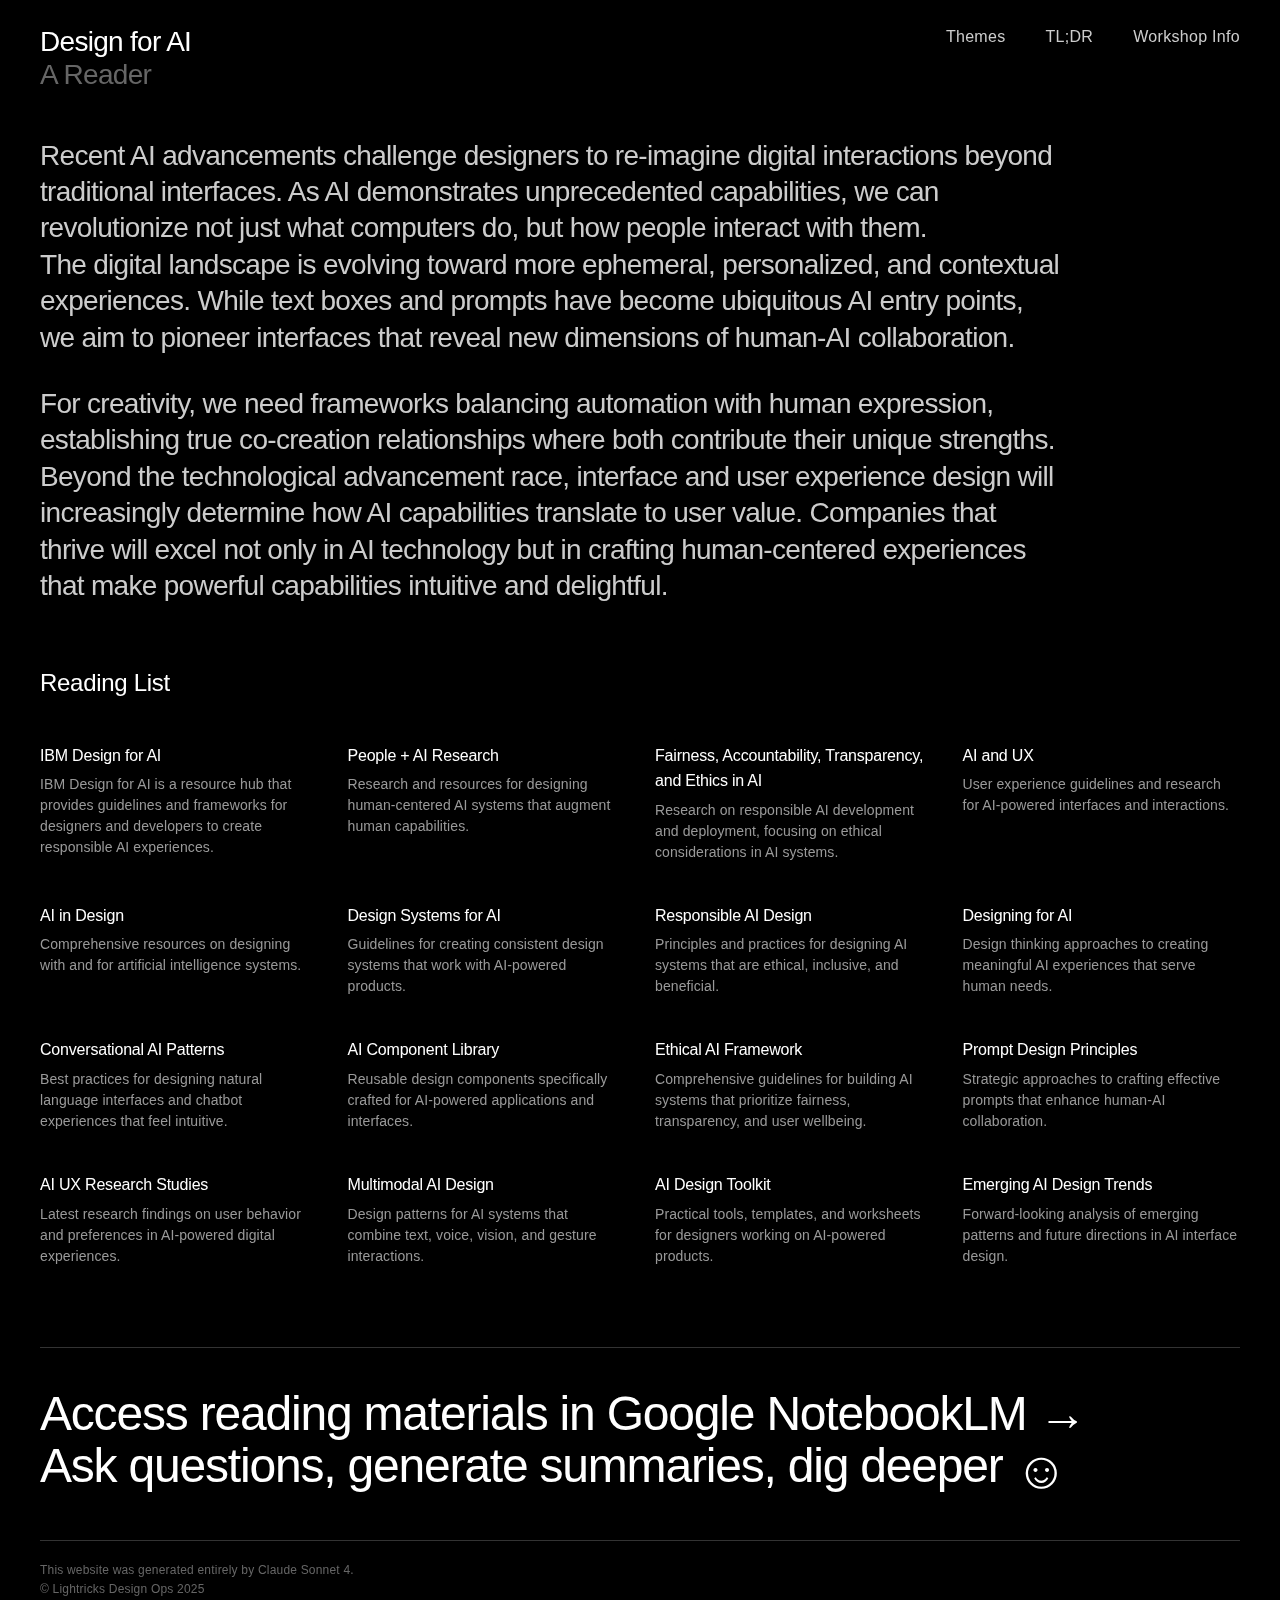
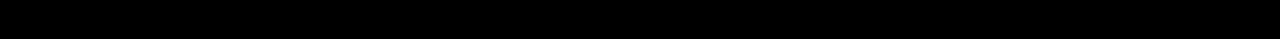
<file: ai_design_reader_with_rainbow_trail.html>
<!DOCTYPE html>
<html lang="en">
<head>
    <meta charset="UTF-8">
    <meta name="viewport" content="width=device-width, initial-scale=1.0">
    <title>Design for AI - A Reader</title>
    <style>
        * {
            margin: 0;
            padding: 0;
            box-sizing: border-box;
        }

        body {
            background-color: #000;
            color: #fff;
            font-family: -apple-system, BlinkMacSystemFont, 'Segoe UI', Roboto, sans-serif;
            line-height: 1.6;
            padding: 20px 20px 40px 20px;
            cursor: none;
            overflow-x: hidden;
        }

        /* Rainbow Trail Canvas */
        #rainbow-canvas {
            position: fixed;
            top: 0;
            left: 0;
            width: 100%;
            height: 100%;
            pointer-events: none;
            z-index: -1;
        }

        .container {
            max-width: 1200px;
            margin: 0 auto;
            position: relative;
            z-index: 1;
        }

        /* Navigation */
        .nav {
            display: flex;
            justify-content: space-between;
            align-items: flex-start;
            margin-bottom: 40px;
        }

        .logo-section {
            display: flex;
            flex-direction: column;
            cursor: pointer;
        }

        .logo {
            font-size: 28px;
            font-weight: 300;
            letter-spacing: -0.7px;
            margin-bottom: -12px;
        }

        .subtitle-nav {
            color: #666;
            font-size: 28px;
            font-weight: 300;
            letter-spacing: -0.7px;
        }

        .nav-links {
            display: flex;
            gap: 40px;
            margin-top: 4px;
        }

        .nav-links a {
            color: #ccc;
            text-decoration: none;
            font-size: 16px;
            font-weight: 300;
            letter-spacing: 0.3px;
            transition: color 0.3s ease;
            cursor: pointer;
        }

        .nav-links a:hover {
            color: #fff;
        }

        /* Page content */
        .page {
            display: none;
        }

        .page.active {
            display: block;
        }

        /* Home page */
        .intro-text {
            font-size: 28px;
            font-weight: 300;
            line-height: 1.3;
            margin-bottom: 60px;
            color: #ccc;
            max-width: 85%;
            letter-spacing: -0.7px;
        }

        .intro-text .highlight {
            transition: color 0.3s ease;
        }

        .intro-text p:hover .highlight {
            color: #8b5cf6;
        }

        /* 3D Floating Object */
        .floating-object {
            position: fixed;
            top: 20%;
            right: 15%;
            width: 180px;
            height: 180px;
            z-index: 100;
            cursor: grab;
            opacity: 1;
        }

        .floating-object:active {
            cursor: grabbing;
        }

        .wireframe-sphere {
            width: 100%;
            height: 100%;
            position: relative;
            animation: sphereRotate 20s linear infinite;
        }

        .latitude-line {
            position: absolute;
            left: 50%;
            top: 50%;
            border: 1px solid rgba(255, 255, 255, 0.8);
            border-radius: 50%;
            transform: translate(-50%, -50%);
        }

        .longitude-line {
            position: absolute;
            left: 50%;
            top: 50%;
            border: 1px solid rgba(255, 255, 255, 0.8);
            border-radius: 50%;
            transform: translate(-50%, -50%);
        }

        /* Latitude lines (horizontal circles) */
        .latitude-line:nth-child(1) {
            width: 100%;
            height: 100%;
            opacity: 1;
        }

        .latitude-line:nth-child(2) {
            width: 90%;
            height: 45%;
            opacity: 0.8;
        }

        .latitude-line:nth-child(3) {
            width: 90%;
            height: 45%;
            transform: translate(-50%, -50%) translateY(20px);
            opacity: 0.8;
        }

        .latitude-line:nth-child(4) {
            width: 70%;
            height: 25%;
            opacity: 0.6;
        }

        .latitude-line:nth-child(5) {
            width: 70%;
            height: 25%;
            transform: translate(-50%, -50%) translateY(35px);
            opacity: 0.6;
        }

        .latitude-line:nth-child(6) {
            width: 40%;
            height: 10%;
            opacity: 0.4;
        }

        .latitude-line:nth-child(7) {
            width: 40%;
            height: 10%;
            transform: translate(-50%, -50%) translateY(50px);
            opacity: 0.4;
        }

        /* Longitude lines (vertical circles) */
        .longitude-line:nth-child(8) {
            width: 100%;
            height: 100%;
            transform: translate(-50%, -50%) rotateY(0deg);
            opacity: 1;
        }

        .longitude-line:nth-child(9) {
            width: 100%;
            height: 100%;
            transform: translate(-50%, -50%) rotateY(30deg);
            opacity: 0.8;
        }

        .longitude-line:nth-child(10) {
            width: 100%;
            height: 100%;
            transform: translate(-50%, -50%) rotateY(60deg);
            opacity: 0.6;
        }

        .longitude-line:nth-child(11) {
            width: 100%;
            height: 100%;
            transform: translate(-50%, -50%) rotateY(90deg);
            opacity: 1;
        }

        .longitude-line:nth-child(12) {
            width: 100%;
            height: 100%;
            transform: translate(-50%, -50%) rotateY(120deg);
            opacity: 0.6;
        }

        .longitude-line:nth-child(13) {
            width: 100%;
            height: 100%;
            transform: translate(-50%, -50%) rotateY(150deg);
            opacity: 0.8;
        }

        @keyframes sphereRotate {
            0% {
                transform: rotateY(0deg) rotateX(0deg);
            }
            100% {
                transform: rotateY(360deg) rotateX(20deg);
            }
        }

        /* Add perspective to the container */
        .wireframe-sphere {
            transform-style: preserve-3d;
            perspective: 1000px;
        }

        .latitude-line,
        .longitude-line {
            transform-style: preserve-3d;
        }

        .reading-list {
            margin-top: 40px;
        }

        .reading-list h2 {
            font-size: 24px;
            font-weight: 400;
            margin-bottom: 40px;
            color: #fff;
            letter-spacing: -0.3px;
        }

        .links-grid {
            display: grid;
            grid-template-columns: repeat(4, 1fr);
            gap: 40px 30px;
        }

        .link-card {
            padding: 0;
            transition: all 0.3s ease;
        }

        .link-card:hover h3 {
            color: #8b5cf6;
        }

        .link-card:hover p {
            color: #ccc;
        }

        .link-card h3 {
            color: #fff;
            font-size: 16px;
            font-weight: 400;
            margin-bottom: 6px;
            letter-spacing: -0.2px;
            transition: color 0.3s ease;
        }

        .link-card p {
            color: #999;
            font-size: 14px;
            font-weight: 300;
            line-height: 1.5;
            letter-spacing: 0.1px;
            transition: color 0.3s ease;
        }

        .link-card a {
            color: inherit;
            text-decoration: none;
            display: block;
            cursor: pointer;
        }

        /* Footer */
        .footer {
            margin-top: 80px;
            padding-top: 40px;
            border-top: 1px solid #333;
        }

        .footer a {
            color: #fff;
            text-decoration: none;
            font-size: 48px;
            font-weight: 300;
            letter-spacing: -1.2px;
            line-height: 1.1;
            transition: color 0.3s ease;
            display: block;
            text-align: left;
            cursor: pointer;
        }

        .footer a .smiley {
            font-size: 52px;
            vertical-align: -6px;
        }

        /* Small footer */
        .small-footer {
            margin-top: 40px;
            padding-top: 20px;
            border-top: 1px solid #333;
        }

        .small-footer p {
            color: #666;
            font-size: 12px;
            font-weight: 300;
            letter-spacing: 0.2px;
            text-align: left;
        }

        .footer a:hover {
            color: #8b5cf6;
        }

        /* Workshop info page */
        .workshop-content {
            max-width: 800px;
        }

        .workshop-content h1 {
            font-size: 32px;
            margin-bottom: 20px;
        }

        .workshop-content h2 {
            font-size: 24px;
            margin: 40px 0 20px 0;
            color: #fff;
        }

        .workshop-content p {
            margin-bottom: 20px;
            color: #ccc;
        }

        /* LTDR page */
        .ltdr-content {
            max-width: 800px;
        }

        .ltdr-content h1 {
            font-size: 32px;
            margin-bottom: 20px;
        }

        .quote-container {
            background: #111;
            padding: 40px;
            border-radius: 8px;
            margin: 40px 0;
            text-align: center;
        }

        .quote-container blockquote {
            font-size: 24px;
            font-style: italic;
            color: #fff;
            margin-bottom: 20px;
        }

        .quote-container cite {
            color: #888;
            font-size: 16px;
        }

        /* Themes page */
        .themes-content {
            max-width: none;
        }

        .themes-content h1 {
            font-size: 32px;
            margin-bottom: 20px;
        }

        .theme-section {
            margin-bottom: 60px;
        }

        .theme-section h2 {
            font-size: 24px;
            margin: 40px 0 20px 0;
            color: #fff;
        }

        .theme-section p {
            margin-bottom: 20px;
            color: #ccc;
        }

        .theme-highlight {
            background: linear-gradient(135deg, #8b5cf6 0%, #3b82f6 100%);
            padding: 30px;
            border-radius: 12px;
            margin: 30px 0;
        }

        .theme-highlight h3 {
            color: #fff;
            font-size: 20px;
            margin-bottom: 15px;
            font-weight: 400;
        }

        .theme-highlight p {
            color: rgba(255, 255, 255, 0.9);
            font-size: 16px;
            line-height: 1.6;
        }

        .theme-list {
            list-style: none;
            padding: 0;
        }

        .theme-list li {
            padding: 15px 0;
            border-bottom: 1px solid #333;
            color: #ccc;
        }

        .theme-list li:last-child {
            border-bottom: none;
        }

        .theme-list li strong {
            color: #fff;
            font-weight: 400;
        }

        /* Responsive */
        @media (max-width: 1024px) {
            .links-grid {
                grid-template-columns: repeat(3, 1fr);
            }
        }

        @media (max-width: 768px) {
            .links-grid {
                grid-template-columns: repeat(2, 1fr);
            }
        }

        @media (max-width: 800px) {
            .themes-content p[style*="width: 30%"] {
                width: 60% !important;
            }
            
            .ltdr-content p[style*="width: 40%"] {
                width: 70% !important;
            }
        }

        @media (max-width: 450px) {
            .links-grid {
                grid-template-columns: 1fr;
            }
            
            .intro-text {
                font-size: 21px;
            }
            
            .footer a {
                font-size: 38.4px;
            }
            
            .link-card {
                margin-right: 40%;
            }
            
            .themes-content div[style*="font-size: 43.2px"] {
                font-size: 27px !important;
            }
            
            .ltdr-content div[style*="font-size: 43.2px"] {
                font-size: 32.4px !important;
            }
        }

        @media (max-width: 768px) {
            .nav {
                flex-direction: column;
                gap: 20px;
                align-items: flex-start;
            }

            .nav-links {
                flex-wrap: wrap;
                gap: 30px;
            }

            body {
                padding: 20px 15px;
            }
        }

        /* Interactive elements need pointer cursor override */
        a, button, .logo-section, .floating-object {
            cursor: pointer !important;
        }
    </style>
</head>
<body>
    <!-- Rainbow Trail Canvas -->
    <canvas id="rainbow-canvas"></canvas>

    <div class="container">
        <!-- Navigation -->
        <nav class="nav">
            <div class="logo-section" onclick="showPage('home')">
                <div class="logo">Design for AI</div>
                <div class="subtitle-nav">A Reader</div>
            </div>
            <div class="nav-links">
                <a href="#themes" onclick="showPage('themes')">Themes</a>
                <a href="#ltdr" onclick="showPage('ltdr')">TL;DR</a>
                <a href="#workshop" onclick="showPage('workshop')">Workshop Info</a>
            </div>
        </nav>

        <!-- Home Page -->
        <div id="home" class="page active">
            <div class="intro-text">
                <p>Recent AI advancements challenge designers to re-imagine digital interactions beyond traditional interfaces. As AI demonstrates unprecedented capabilities, <span class="highlight">we can revolutionize not just what computers do, but how people interact with them.</span></p>
                
                <p style="margin-bottom: 30px;">The digital landscape is evolving toward more ephemeral, personalized, and contextual experiences. While text boxes and prompts have become ubiquitous AI entry points, <span class="highlight">we aim to pioneer interfaces that reveal new dimensions of human-AI collaboration.</span></p>
                
                <p>For creativity, we need frameworks balancing automation with human expression, <span class="highlight">establishing true co-creation relationships</span> where both contribute their unique strengths.</p>
                
                <p>Beyond the technological advancement race, interface and <span class="highlight">user experience design will increasingly determine how AI capabilities translate to user value.</span> Companies that thrive will excel not only in AI technology but in crafting human-centered experiences that make powerful capabilities intuitive and delightful.</p>
            </div>

            <div class="reading-list">
                <h2>Reading List</h2>
                <div class="links-grid">
                    <div class="link-card">
                        <a href="https://www.ibm.com/design/ai/" target="_blank">
                            <h3>IBM Design for AI</h3>
                            <p>IBM Design for AI is a resource hub that provides guidelines and frameworks for designers and developers to create responsible AI experiences.</p>
                        </a>
                    </div>

                    <div class="link-card">
                        <a href="https://pair.withgoogle.com/" target="_blank">
                            <h3>People + AI Research</h3>
                            <p>Research and resources for designing human-centered AI systems that augment human capabilities.</p>
                        </a>
                    </div>

                    <div class="link-card">
                        <a href="https://www.microsoft.com/en-us/research/group/fate/" target="_blank">
                            <h3>Fairness, Accountability, Transparency, and Ethics in AI</h3>
                            <p>Research on responsible AI development and deployment, focusing on ethical considerations in AI systems.</p>
                        </a>
                    </div>

                    <div class="link-card">
                        <a href="https://www.nngroup.com/articles/ai-ux/" target="_blank">
                            <h3>AI and UX</h3>
                            <p>User experience guidelines and research for AI-powered interfaces and interactions.</p>
                        </a>
                    </div>

                    <div class="link-card">
                        <a href="https://www.interaction-design.org/literature/topics/ai-design" target="_blank">
                            <h3>AI in Design</h3>
                            <p>Comprehensive resources on designing with and for artificial intelligence systems.</p>
                        </a>
                    </div>

                    <div class="link-card">
                        <a href="https://www.designbetter.co/design-systems-handbook" target="_blank">
                            <h3>Design Systems for AI</h3>
                            <p>Guidelines for creating consistent design systems that work with AI-powered products.</p>
                        </a>
                    </div>

                    <div class="link-card">
                        <a href="https://www.thoughtworks.com/insights/blog/responsible-ai-design" target="_blank">
                            <h3>Responsible AI Design</h3>
                            <p>Principles and practices for designing AI systems that are ethical, inclusive, and beneficial.</p>
                        </a>
                    </div>

                    <div class="link-card">
                        <a href="https://www.ideo.com/blog/designing-for-ai" target="_blank">
                            <h3>Designing for AI</h3>
                            <p>Design thinking approaches to creating meaningful AI experiences that serve human needs.</p>
                        </a>
                    </div>

                    <div class="link-card">
                        <a href="https://aiuxdesign.org/conversational-interfaces" target="_blank">
                            <h3>Conversational AI Patterns</h3>
                            <p>Best practices for designing natural language interfaces and chatbot experiences that feel intuitive.</p>
                        </a>
                    </div>

                    <div class="link-card">
                        <a href="https://designsystem.ai/components" target="_blank">
                            <h3>AI Component Library</h3>
                            <p>Reusable design components specifically crafted for AI-powered applications and interfaces.</p>
                        </a>
                    </div>

                    <div class="link-card">
                        <a href="https://ethicalai.design/framework" target="_blank">
                            <h3>Ethical AI Framework</h3>
                            <p>Comprehensive guidelines for building AI systems that prioritize fairness, transparency, and user wellbeing.</p>
                        </a>
                    </div>

                    <div class="link-card">
                        <a href="https://promptdesign.studio/principles" target="_blank">
                            <h3>Prompt Design Principles</h3>
                            <p>Strategic approaches to crafting effective prompts that enhance human-AI collaboration.</p>
                        </a>
                    </div>

                    <div class="link-card">
                        <a href="https://aiuxresearch.com/studies/2024" target="_blank">
                            <h3>AI UX Research Studies</h3>
                            <p>Latest research findings on user behavior and preferences in AI-powered digital experiences.</p>
                        </a>
                    </div>

                    <div class="link-card">
                        <a href="https://multimodal.design/handbook" target="_blank">
                            <h3>Multimodal AI Design</h3>
                            <p>Design patterns for AI systems that combine text, voice, vision, and gesture interactions.</p>
                        </a>
                    </div>

                    <div class="link-card">
                        <a href="https://aidesigntoolkit.org/resources" target="_blank">
                            <h3>AI Design Toolkit</h3>
                            <p>Practical tools, templates, and worksheets for designers working on AI-powered products.</p>
                        </a>
                    </div>

                    <div class="link-card">
                        <a href="https://futureofai.design/trends" target="_blank">
                            <h3>Emerging AI Design Trends</h3>
                            <p>Forward-looking analysis of emerging patterns and future directions in AI interface design.</p>
                        </a>
                    </div>
                </div>
            </div>

            <!-- Footer -->
            <div class="footer">
                <a href="https://notebooklm.google.com/notebook/cf33a7ef-d798-48f2-91c5-52b2c3599d53?_gl=1*k3sxyy*_ga*MTYwMDIyMTU5NS4xNzQzNjY3NjAw*_ga_W0LDH41ZCB*czE3NTExOTYyNDYkbzgkZzAkdDE3NTExOTYyNDYkajYwJGwwJGgw" target="_blank">
                    Access reading materials in Google NotebookLM →<br>
                    Ask questions, generate summaries, dig deeper <span class="smiley">☺</span>
                </a>
            </div>

            <!-- Small Footer -->
            <div class="small-footer">
                <p>This website was generated entirely by Claude Sonnet 4.</p>
                <p>© Lightricks Design Ops 2025</p>
            </div>
        </div>

        <!-- Themes Page -->
        <div id="themes" class="page">
            <div class="themes-content">
                <p style="color: #ccc; margin-bottom: 40px; width: 30%; font-size: 20px; text-align: left;">Core concepts and tensions that shape how we design for AI product.</p>
                
                <div style="margin-bottom: 60px; margin-right: 15%; font-size: 43.2px; font-weight: 300; line-height: 1.3; color: #ccc; letter-spacing: -0.7px;">
                    <div style="margin-bottom: 40px;">
                        <strong style="color: #fff; font-weight: 400;">Originality vs. Efficiency</strong><br>
                        Exploring the tension between creating truly novel work and leveraging AI in the creative process
                    </div>
                    
                    <div style="border-top: 1px solid #333; padding-top: 40px; margin-bottom: 40px;">
                        <strong style="color: #fff; font-weight: 400;">Serendipity vs. Predictability</strong><br>
                        Balancing unexpected discovery and inspiration with reliable, consistent creative outcomes
                    </div>
                    
                    <div style="border-top: 1px solid #333; padding-top: 40px; margin-bottom: 40px;">
                        <strong style="color: #fff; font-weight: 400;">Creative Control vs. AI Autonomy</strong><br>
                        Navigating the spectrum between human direction and allowing AI systems room for independent contribution
                    </div>
                    
                    <div style="border-top: 1px solid #333; padding-top: 40px;">
                        <strong style="color: #fff; font-weight: 400;">Craft Process vs. Output Quality</strong><br>
                        Examining the value of the creative journey itself against the focus on polished end results
                    </div>
                </div>
            </div>
        </div>

        <!-- LTDR Quotes Page -->
        <div id="ltdr" class="page">
            <div class="ltdr-content">
                <p style="color: #ccc; margin-bottom: 40px; width: 40%; font-size: 20px; text-align: left;">Short on time? We've distilled key insights and memorable quotes from the essential readings.</p>
                
                <div style="margin-bottom: 60px; margin-right: 15%; font-size: 43.2px; font-weight: 300; line-height: 1.3; color: #ccc; letter-spacing: -0.7px;">
                    <div style="margin-bottom: 40px; transition: color 0.3s ease; cursor: pointer;" onmouseover="this.style.color='#8b5cf6'" onmouseout="this.style.color='#ccc'">
                        "The best AI interfaces are invisible—they amplify human capability without demanding attention to the technology itself."
                        <div style="font-size: 16px; color: #888; margin-top: 10px; transition: color 0.3s ease;">
                            <a href="#" style="color: #888; text-decoration: none; transition: color 0.3s ease;" onmouseover="this.style.color='#8b5cf6'" onmouseout="this.style.color='#888'">IBM Design for AI Guidelines</a>
                        </div>
                    </div>
                    
                    <div style="border-top: 1px solid #333; padding-top: 40px; margin-bottom: 40px; transition: color 0.3s ease; cursor: pointer;" onmouseover="this.style.color='#8b5cf6'" onmouseout="this.style.color='#ccc'">
                        "AI doesn't replace creativity; it changes the medium through which creativity flows."
                        <div style="font-size: 16px; color: #888; margin-top: 10px; transition: color 0.3s ease;">
                            <a href="#" style="color: #888; text-decoration: none; transition: color 0.3s ease;" onmouseover="this.style.color='#8b5cf6'" onmouseout="this.style.color='#888'">People + AI Research</a>
                        </div>
                    </div>
                    
                    <div style="border-top: 1px solid #333; padding-top: 40px; margin-bottom: 40px; transition: color 0.3s ease; cursor: pointer;" onmouseover="this.style.color='#8b5cf6'" onmouseout="this.style.color='#ccc'">
                        "The future of AI design isn't about making machines more human, but about making human-machine collaboration more natural."
                        <div style="font-size: 16px; color: #888; margin-top: 10px; transition: color 0.3s ease;">
                            <a href="#" style="color: #888; text-decoration: none; transition: color 0.3s ease;" onmouseover="this.style.color='#8b5cf6'" onmouseout="this.style.color='#888'">Microsoft FATE Research</a>
                        </div>
                    </div>
                    
                    <div style="border-top: 1px solid #333; padding-top: 40px; margin-bottom: 40px; transition: color 0.3s ease; cursor: pointer;" onmouseover="this.style.color='#8b5cf6'" onmouseout="this.style.color='#ccc'">
                        "Users need to understand not just what AI can do, but why it makes the decisions it makes."
                        <div style="font-size: 16px; color: #888; margin-top: 10px; transition: color 0.3s ease;">
                            <a href="#" style="color: #888; text-decoration: none; transition: color 0.3s ease;" onmouseover="this.style.color='#8b5cf6'" onmouseout="this.style.color='#888'">Nielsen Norman Group AI UX</a>
                        </div>
                    </div>
                    
                    <div style="border-top: 1px solid #333; padding-top: 40px; margin-bottom: 40px; transition: color 0.3s ease; cursor: pointer;" onmouseover="this.style.color='#8b5cf6'" onmouseout="this.style.color='#ccc'">
                        "The challenge isn't building AI that thinks like humans, but designing systems that help humans think better."
                        <div style="font-size: 16px; color: #888; margin-top: 10px; transition: color 0.3s ease;">
                            <a href="#" style="color: #888; text-decoration: none; transition: color 0.3s ease;" onmouseover="this.style.color='#8b5cf6'" onmouseout="this.style.color='#888'">Interaction Design Foundation</a>
                        </div>
                    </div>
                    
                    <div style="border-top: 1px solid #333; padding-top: 40px; margin-bottom: 40px; transition: color 0.3s ease; cursor: pointer;" onmouseover="this.style.color='#8b5cf6'" onmouseout="this.style.color='#ccc'">
                        "Ethical AI design begins with understanding the human context, not the technical capability."
                        <div style="font-size: 16px; color: #888; margin-top: 10px; transition: color 0.3s ease;">
                            <a href="#" style="color: #888; text-decoration: none; transition: color 0.3s ease;" onmouseover="this.style.color='#8b5cf6'" onmouseout="this.style.color='#888'">Thoughtworks Responsible AI</a>
                        </div>
                    </div>
                    
                    <div style="border-top: 1px solid #333; padding-top: 40px; margin-bottom: 40px; transition: color 0.3s ease; cursor: pointer;" onmouseover="this.style.color='#8b5cf6'" onmouseout="this.style.color='#ccc'">
                        "Good AI design feels like magic—complex technology that appears simple and intuitive to use."
                        <div style="font-size: 16px; color: #888; margin-top: 10px; transition: color 0.3s ease;">
                            <a href="#" style="color: #888; text-decoration: none; transition: color 0.3s ease;" onmouseover="this.style.color='#8b5cf6'" onmouseout="this.style.color='#888'">IDEO Design for AI</a>
                        </div>
                    </div>
                    
                    <div style="border-top: 1px solid #333; padding-top: 40px; margin-bottom: 40px; transition: color 0.3s ease; cursor: pointer;" onmouseover="this.style.color='#8b5cf6'" onmouseout="this.style.color='#ccc'">
                        "The most successful AI products don't announce themselves as AI—they simply solve problems better."
                        <div style="font-size: 16px; color: #888; margin-top: 10px; transition: color 0.3s ease;">
                            <a href="#" style="color: #888; text-decoration: none; transition: color 0.3s ease;" onmouseover="this.style.color='#8b5cf6'" onmouseout="this.style.color='#888'">AI UX Research Studies</a>
                        </div>
                    </div>
                    
                    <div style="border-top: 1px solid #333; padding-top: 40px; margin-bottom: 40px; transition: color 0.3s ease; cursor: pointer;" onmouseover="this.style.color='#8b5cf6'" onmouseout="this.style.color='#ccc'">
                        "Conversational AI succeeds when it feels less like talking to a computer and more like thinking out loud."
                        <div style="font-size: 16px; color: #888; margin-top: 10px; transition: color 0.3s ease;">
                            <a href="#" style="color: #888; text-decoration: none; transition: color 0.3s ease;" onmouseover="this.style.color='#8b5cf6'" onmouseout="this.style.color='#888'">Conversational AI Patterns</a>
                        </div>
                    </div>
                    
                    <div style="border-top: 1px solid #333; padding-top: 40px; transition: color 0.3s ease; cursor: pointer;" onmouseover="this.style.color='#8b5cf6'" onmouseout="this.style.color='#ccc'">
                        "The next frontier in AI design is creating systems that adapt to human emotion and context, not just logic."
                        <div style="font-size: 16px; color: #888; margin-top: 10px; transition: color 0.3s ease;">
                            <a href="#" style="color: #888; text-decoration: none; transition: color 0.3s ease;" onmouseover="this.style.color='#8b5cf6'" onmouseout="this.style.color='#888'">Future of AI Design Trends</a>
                        </div>
                    </div>
                </div>
            </div>
        </div>

        <!-- Workshop Info Page -->
        <div id="workshop" class="page">
            <div class="workshop-content">
                <h1>Workshop Info</h1>
                
                <h2>Overview</h2>
                <p>This workshop explores the intersection of design and artificial intelligence, providing practical frameworks for creating human-centered AI experiences.</p>

                <h2>Learning Objectives</h2>
                <p>Participants will learn to design interfaces that leverage AI capabilities while maintaining focus on user needs, understand principles of responsible AI design, and develop strategies for human-AI collaboration in creative processes.</p>

                <h2>Format</h2>
                <p>Interactive sessions combining theory, case studies, and hands-on exercises. Participants will work through real design challenges using AI-first thinking.</p>

                <h2>Prerequisites</h2>
                <p>Basic understanding of design principles and user experience fundamentals. Familiarity with current AI tools and capabilities is helpful but not required.</p>

                <h2>Materials</h2>
                <p>All reading materials and resources are provided in this reader. Participants should review the reading list before attending the workshop.</p>

                <h2>Duration</h2>
                <p>Full-day workshop (8 hours) with breaks and interactive sessions throughout.</p>
            </div>
        </div>
    </div>

    <script>
        // Rainbow Trail Effect
        let trailPoints = [];
        let animationId;

        function initRainbowTrail() {
            const canvas = document.getElementById('rainbow-canvas');
            const ctx = canvas.getContext('2d');

            function resizeCanvas() {
                canvas.width = window.innerWidth;
                canvas.height = window.innerHeight;
            }

            resizeCanvas();
            window.addEventListener('resize', resizeCanvas);

            function handleMouseMove(event) {
                trailPoints.push({
                    x: event.clientX,
                    y: event.clientY,
                    age: 0
                });
            }

            function animate() {
                // Clear canvas with slight fade
                ctx.fillStyle = 'rgba(0, 0, 0, 0.1)';
                ctx.fillRect(0, 0, canvas.width, canvas.height);

                // Update and draw trail points
                trailPoints = trailPoints.filter(point => {
                    point.age += 1;

                    if (point.age > 60) return false; // Remove old points

                    const progress = point.age / 60;
                    const hue = (point.age * 6) % 360; // Full spectrum rainbow cycle
                    const alpha = (1 - progress) * 0.6;
                    const size = 20 * (1 - progress);

                    // Create gradient with full spectrum rainbow colors
                    const gradient = ctx.createRadialGradient(point.x, point.y, 0, point.x, point.y, size);
                    gradient.addColorStop(0, `hsla(${hue}, 70%, 65%, ${alpha})`); // Full spectrum with nice saturation
                    gradient.addColorStop(1, `hsla(${hue}, 70%, 65%, 0)`);

                    ctx.fillStyle = gradient;
                    ctx.beginPath();
                    ctx.arc(point.x, point.y, size, 0, Math.PI * 2);
                    ctx.fill();

                    return true;
                });

                animationId = requestAnimationFrame(animate);
            }

            window.addEventListener('mousemove', handleMouseMove);
            animate();

            // Cleanup function
            return () => {
                window.removeEventListener('resize', resizeCanvas);
                window.removeEventListener('mousemove', handleMouseMove);
                if (animationId) {
                    cancelAnimationFrame(animationId);
                }
            };
        }

        // Page Navigation
        function showPage(pageId) {
            // Hide all pages
            const pages = document.querySelectorAll('.page');
            pages.forEach(page => page.classList.remove('active'));
            
            // Show selected page
            document.getElementById(pageId).classList.add('active');
            
            // Update URL without refresh
            window.history.pushState({}, '', `#${pageId}`);
        }

        // Handle browser back/forward buttons
        window.addEventListener('popstate', function() {
            const hash = window.location.hash.slice(1) || 'home';
            showPage(hash);
        });

        // Initialize everything when DOM is loaded
        document.addEventListener('DOMContentLoaded', function() {
            // Initialize rainbow trail
            initRainbowTrail();
            
            // Initialize page based on URL hash
            const hash = window.location.hash.slice(1) || 'home';
            showPage(hash);
        });
    </script>
</body>
</html>
</file>
